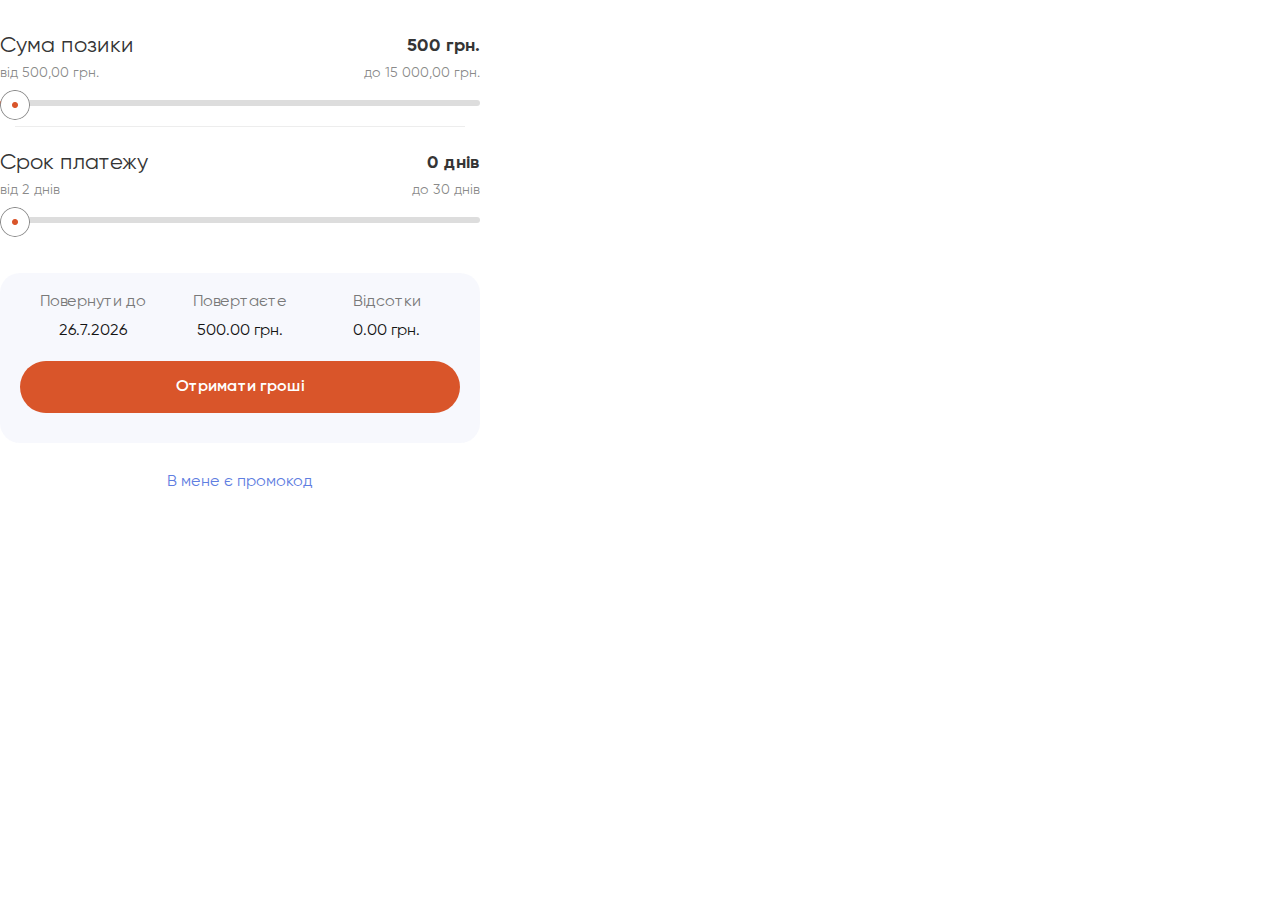
<file: iframe1.html>
<!DOCTYPE html>
<html lang="en">

<head>
  <meta charset="UTF-8">
  <meta http-equiv="X-UA-Compatible" content="IE=edge">
  <meta name="viewport" content="width=device-width, initial-scale=1.0">
  <link rel="stylesheet" href="style/reset.css">
  <link rel="stylesheet" href="style/style.css">
  <title>Document</title>
</head>

<body class="bodyIframe1">
  <!-- Калькулятор -->
  <div class="credit_onlineContainer credit_onlineContainerFlex">
    <div class="credit_onlineContainerLeft" id="fields">
      <form class="rangeForm">
        <div class="sliderMoney">
          <div class="sliderContainerText">
            <div class="maxLenghtContent">
              <p>Сума позики</p>
              <div id="innerMoney">0</div>
            </div>
            <div class="maxLenght">
              <p>від 500,00 грн.</p>
              <p>до 15 000,00 грн.</p>
            </div>
          </div>
          <input type="range" id="valueMoney" min="500" max="18000" value="0" step="100" oninput="rangeMoney()">
        </div>
        <div class="sliderDate">
          <div class="sliderContainerText">
            <div class="maxLenghtContent">
              <p>Срок платежу</p>
              <div id="innerDate">0</div>
            </div>
            <div class="maxLenght">
              <p>від 2 днів</p>
              <p>до 30 днів</p>
            </div>
          </div>
          <input type="range" id="valueDate" min="0" max="30" value="0" oninput="rangeMoney()">
        </div>
        <div class="formContainer">
          <div class="formContainerLeft">
            <div class="claculatorContainer claculatorContainerFlex" style="padding-bottom: 30px;">
              <div class="clasFlex claculatorContainerIframe1">
                <div class="claculatorContainerSectionFlex">
                  <p class="claculatorContainerSectionText">Повернути до</p>
                  <p class="claculatorContainerSectionText" id="resultDate">Fri, 13.12.2023</p>
                </div>
                <div class="claculatorContainerSectionFlex">
                  <p class="claculatorContainerSectionText">Повертаєте</p>
                  <p class="claculatorContainerSectionText" id="resultSum" class="boldResult">1002 грн.</p>
                </div>
                <div class="claculatorContainerSectionFlex">
                  <p class="claculatorContainerSectionText">Відсотки</p>
                  <p class="claculatorContainerSectionText" id="resultPercent">2 грн.</p>
                </div>
              </div>
              <a href="#" class="submitForm" style="margin-bottom: 0; margin-top: 30px;">Отримати гроші</a>
            </div>
          </div>
        </div>
      </form>
    </div>
    <div class="contents1Promo">
      <a href="#">В мене є промокод</a>
    </div>
  </div>

  <script src="https://cdnjs.cloudflare.com/ajax/libs/jquery/3.6.0/jquery.min.js"></script>
  <!-- Калькулятор -->
  <script src="script/range-slider.js"></script>

</body>

</html>
</file>
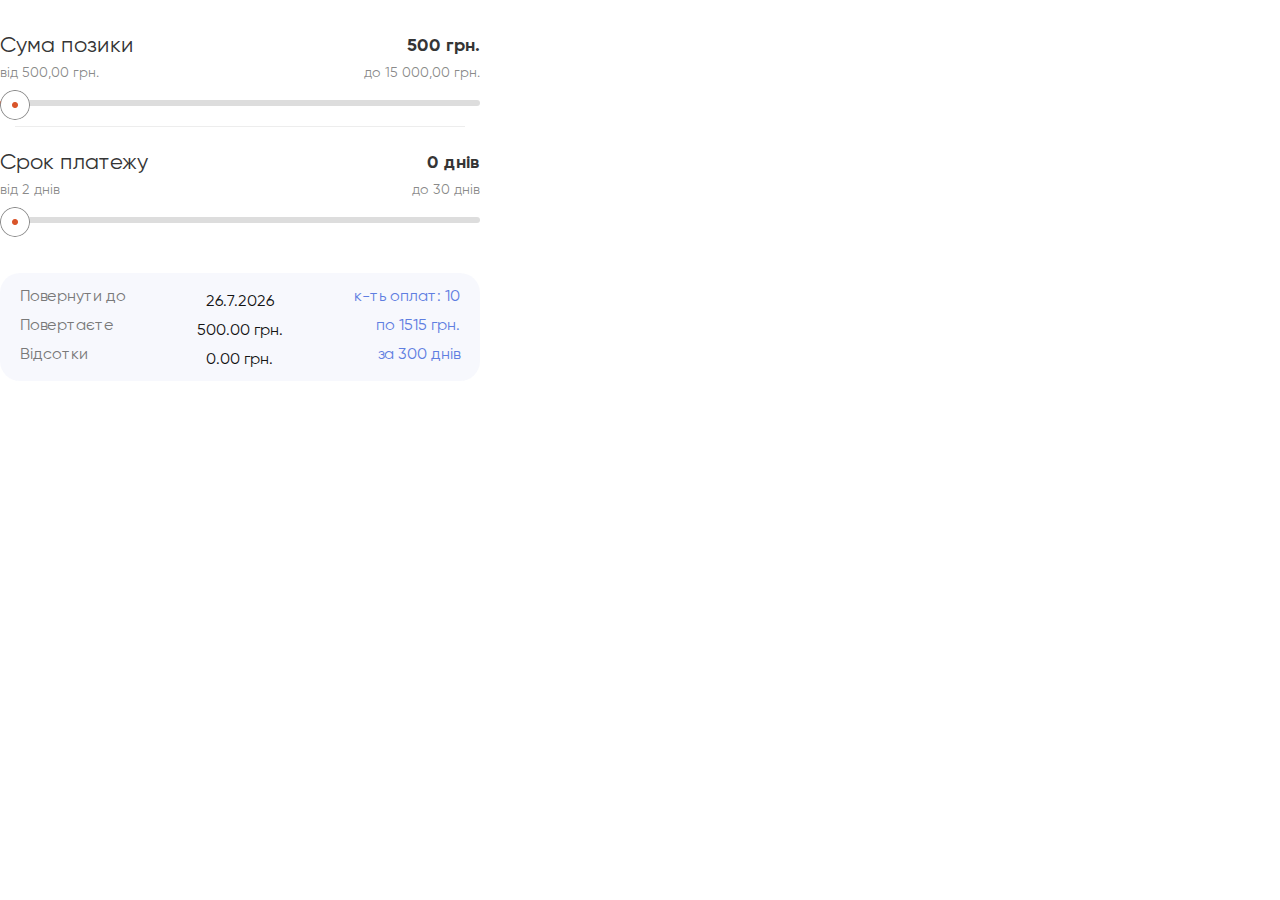
<file: iframe2.html>
<!DOCTYPE html>
<html lang="en">

<head>
    <meta charset="UTF-8">
    <meta http-equiv="X-UA-Compatible" content="IE=edge">
    <meta name="viewport" content="width=device-width, initial-scale=1.0">
    <link rel="stylesheet" href="style/reset.css">
    <link rel="stylesheet" href="style/style.css">
    <title>Document</title>
</head>

<body class="bodyIframe1 bodyIframe2">
    <!-- Калькулятор -->

    <div class="credit_onlineContainer credit_onlineContainerFlex">
        <div class="credit_onlineContainerLeft" id="fields">
            <form class="rangeForm">
                <div class="sliderMoney">
                    <div class="sliderContainerText">
                        <div class="maxLenghtContent">
                            <p>Сума позики</p>
                            <div id="innerMoney">0</div>
                        </div>
                        <div class="maxLenght">
                            <p>від 500,00 грн.</p>
                            <p>до 15 000,00 грн.</p>
                        </div>
                    </div>
                    <input type="range" id="valueMoney" min="500" max="18000" value="0" step="100"
                        oninput="rangeMoney()">
                </div>
                <div class="sliderDate">
                    <div class="sliderContainerText">
                        <div class="maxLenghtContent">
                            <p>Срок платежу</p>
                            <div id="innerDate">0</div>
                        </div>
                        <div class="maxLenght">
                            <p>від 2 днів</p>
                            <p>до 30 днів</p>
                        </div>
                    </div>
                    <input type="range" id="valueDate" min="0" max="30" value="0" oninput="rangeMoney()">
                </div>
                <div class="formContainer">
                    <div class="formContainerLeft">
                        <div class="claculatorContainer claculatorContainerIframe2">
                            <div class="claculatorContainerSection">
                                <p class="claculatorContainerSectionText">Повернути до</p>
                                <p class="claculatorContainerSectionText">Повертаєте</p>
                                <p class="claculatorContainerSectionText">Відсотки</p>
                            </div>
                            <div class="claculatorContainerSection claculatorContainerSectionCenter">
                                <p class="claculatorContainerSectionText" id="resultDate"></p>
                                <p class="claculatorContainerSectionText" id="resultSum" class="boldResult">0</p>
                                <p class="claculatorContainerSectionText" id="resultPercent"></p>
                            </div>
                            <div class="claculatorContainerSection claculatorContainerSectionCenterRight">
                                <p class="claculatorContainerSectionText">к-ть оплат: 10</p>
                                <p class="claculatorContainerSectionText">по 1515 грн.</p>
                                <p class="claculatorContainerSectionText">за 300 днів</p>
                            </div>
                        </div>
                    </div>
                </div>
            </form>
        </div>
    </div>


    <script src="https://cdnjs.cloudflare.com/ajax/libs/jquery/3.6.0/jquery.min.js"></script>
    <!-- Калькулятор -->
    <script src="script/range-slider.js"></script>

</body>

</html>
</file>
<file: style/style.css>
/*Fonts **********************************************/
@font-face {
  font-family: 'Gilroy-Light';
  src: url('../fonts/Gilroy-Light.eot') format('opentype'),
    url('../fonts/Gilroy-Light.woff2') format('woff2'),
    url('../fonts/Gilroy-Light.woff') format('woff'),
    url('../fonts/Gilroy-Light.ttf') format('truetype');
  font-weight: 300;
  font-style: normal;
}

@font-face {
  font-family: 'Gilroy-Regular';
  src: url('../fonts/Gilroy-Regular.woff2') format('woff2'),
    url('../fonts/Gilroy-Regular.eot') format('opentype'),
    url('../fonts/Gilroy-Regular.woff') format('woff'),
    url('../fonts/Gilroy-Regular.ttf') format('truetype');
  font-weight: 400;
  font-style: normal;
}

@font-face {
  font-family: 'Gilroy-Semibold';
  src: url('../fonts/Gilroy-Semibold.woff2') format('woff2'),
    url('../fonts/Gilroy-Semibold.eot') format('opentype'),
    url('../fonts/Gilroy-Semibold.woff') format('woff'),
    url('../fonts/Gilroy-Semibold.ttf') format('truetype');
  font-weight: 600;
  font-style: normal;
}

@font-face {
  font-family: 'Gilroy-Bold';

  src: url('../fonts/Gilroy-Bold.woff2') format('woff2'),
    url('../fonts/Gilroy-Bold.eot') format('opentype'),
    url('../fonts/Gilroy-Bold.woff') format('woff'),
    url('../fonts/Gilroy-Bold.ttf') format('truetype');
  font-weight: 700;
  font-style: normal;
}

@font-face {
  font-family: 'Nekst-Black';
  src: url('../fonts/Nekst-Black.eot') format('opentype'),
    url('../fonts/Nekst-Black.woff2') format('woff2'),
    url('../fonts/Nekst-Black.woff') format('woff'),
    url('../fonts/Nekst-Black.ttf') format('truetype');
  font-weight: 800;
  font-style: normal;
}

@font-face {
  font-family: 'Nekst-Bold';
  src: url('../fonts/Nekst-Bold.eot') format('opentype'),
    url('../fonts/Nekst-Bold.woff2') format('woff2'),
    url('../fonts/Nekst-Bold.woff') format('woff'),
    url('../fonts/Nekst-Bold.ttf') format('truetype');
  font-weight: 700;
  font-style: normal;
}

@font-face {
  font-family: 'Nekst-SemiBold';
  src: url('../fonts/Nekst-SemiBold.eot') format('opentype'),
    url('../fonts/Nekst-SemiBold.woff2') format('woff2'),
    url('../fonts/Nekst-SemiBold.woff') format('woff'),
    url('../fonts/Nekst-SemiBold.ttf') format('truetype');
  font-weight: 600;
  font-style: normal;
}

@font-face {
  font-family: 'Nekst-Regular';
  src: url('../fonts/') format('opentype'),
    url('../fonts/Nekst-Regular.woff2') format('woff2'),
    url('../fonts/Nekst-Regular.woff') format('woff'),
    url('../fonts/Nekst-Regular.ttf') format('truetype');
  font-weight: 400;
  font-style: normal;
}

body {
  font-family: 'Gilroy-Regular';
  background: #222332;
  margin: 0;
  padding: 0;
}

header {
  width: 100%;
  max-width: 100%;
  position: absolute;
  background: #FFFFFF;
  box-shadow: 4px 7px 20px rgba(171, 171, 171, 0.25);
  border-radius: 0px 0px 20px 20px;
  left: 0;
  top: 0;
  height: 100px;
  z-index: 100;
}

.felxContainers {
  display: flex;
  flex-direction: column;
}

.topsing {
  display: flex;
  align-items: center;
  margin-top: 100px;
}

.ContainerSMy {
  display: flex;
  flex-wrap: wrap;
  justify-content: space-between;
}

.wrapper {
  max-width: 1290px;
  margin: 0 auto;
  width: 100%;
}

header .wrapper {
  display: flex;
  align-items: center;
  justify-content: space-between;
  height: 100%;
}

.headerNavigation {
  display: flex;
  align-items: center;
}

.headerNavigation li {
  margin-right: 30px;
}

#loginModal,
#recoverEmailModal,
.settings {
  z-index: 100;
}

.headerNavigation li:nth-last-of-type(1) {
  margin-right: 0;
}

.headerNavigation li a {
  font-size: 16px;
  line-height: 19px;
  color: #141414;
  text-decoration: none;
  padding-bottom: 4px;
  border-bottom: 1px solid transparent;
  transition: all 0.3s;
}

.navigationFooter li button {
  background: transparent;
  font-size: 16px;
  line-height: 19px;
  color: #fff;
  text-decoration: none;
  padding-bottom: 4px;
  border-bottom: 1px solid transparent;
  transition: all 0.3s;
  border: none;
  padding-left: 0;
  width: max-content;
}

.navigationFooter li button:hover {
  border-bottom: 1px solid #D9552A;
  transition: all 0.3s;
}

.headerNavigation li:hover a {
  font-weight: 700;
  border-bottom: 1px solid #D9552A;
  transition: all 0.3s;
}

.bold {
  font-weight: 700;
  border-bottom: 1px solid #D9552A !important;
  transition: all 0.3s;
}

.headerPay {
  width: 190px;
  font-family: 'Gilroy-Semibold', sans-serif;
  padding: 10px;
  border: 1px solid #D9552A;
  border-radius: 30px;
  font-weight: 600;
  font-size: 18px;
  line-height: 21px;
  color: #D9552A;
  display: flex;
  align-items: center;
  justify-content: center;
  background: transparent;
  transition: all 0.3s;
}

.headerBtn {
  display: flex;
}

#loginBtn,
#loginBtn1,
#settingsBtn {
  font-family: 'Gilroy-Semibold', sans-serif;
  padding: 10px;
  border: 1px solid transparent;
  border-radius: 30px;
  font-weight: 600;
  font-size: 18px;
  line-height: 21px;
  color: #fff;
  background: transparent;
  border: none;
}

.styleLink {
  text-decoration: none;
  font-family: 'Gilroy-Semibold', sans-serif;
  padding: 10px;
  border: 1px solid transparent;
  border-radius: 30px;
  font-weight: 600;
  font-size: 18px;
  line-height: 21px;
  color: #fff;
}

.headerExit {
  width: 190px;
  font-family: 'Gilroy-Semibold', sans-serif;
  padding: 10px;
  border: 1px solid transparent;
  border-radius: 30px;
  font-weight: 600;
  font-size: 18px;
  line-height: 21px;
  color: #fff;
  display: flex;
  align-items: center;
  justify-content: center;
  background: #D9552A;
  margin-left: 30px;
  transition: all 0.3s;
}

.headerExit:hover {
  transition: all 0.3s;
  background: #AE4422;
}

.headerPay:hover {
  transition: all 0.3s;
  color: #AE4422;
  border: 1px solid #AE4422;
}

/* Стили для модального окна */
.modal {
  display: none;
  position: fixed;
  z-index: 1;
  left: 0;
  top: 0;
  width: 100%;
  height: 100%;
  overflow: hidden;
  background-color: rgba(0, 0, 0, 0.4);
  align-items: center;
  justify-content: center;
}

.modal1 {
  display: none;
  position: fixed;
  z-index: 1;
  left: 0;
  top: 0;
  width: 100%;
  height: 100%;
  overflow: hidden;
  background-color: rgba(0, 0, 0, 0.4);
  align-items: center;
  justify-content: center;
}

.modal-content {
  width: 520px;
  height: max-content;
  padding: 40px 20px;
  box-sizing: border-box;
  background: #FFFFFF;
  border-radius: 30px;
  position: relative;
}

.menu.open_menu>.close {
  color: #1E1D28;
  float: right;
  font-size: 28px;
  font-weight: bold;
  position: absolute;
  top: 10px;
  right: 20px;
}

.modal-content .closemodal {
  position: absolute;
  top: 10px;
  right: 20px;
  font-size: 40px;
  cursor: pointer;
}

.modal-content .close {
  position: absolute;
  top: 10px;
  right: 20px;
  font-size: 40px;
  cursor: pointer;
}

.close:hover,
.close:focus {
  color: #1E1D28;
  text-decoration: none;
  cursor: pointer;
}

.login-form {
  display: flex;
  flex-direction: column;
}

.modal-content h2 {
  font-family: 'Nekst-SemiBold';
  font-size: 24px;
  line-height: 29px;
  text-align: center;
  color: #111B25;
  margin-bottom: 20px;
}

.customDateInput::-webkit-calendar-picker-indicator {
  position: absolute;
  right: 20px;
  z-index: 2;
  opacity: 0;
}

.customDateInput::before {
  content: url('../img/calendar.svg');
  display: inline-block;
  width: 24px;
  height: 24px;
  margin-right: 8px;
  cursor: pointer;
  position: absolute;
  right: 10px;
  top: 15px;
  z-index: 1;
}


form input {
  box-sizing: border-box;
  display: flex;
  align-items: center;
  padding: 12px 0px 12px 20px;
  height: 54px;
  width: 100%;
  border-radius: 10px;
  background: #F3F3F3;
  border-radius: 10px;
  margin-bottom: 8px;
  border: none;
  font-family: 'Gilroy-Regular';
  font-size: 16px;
  line-height: 120%;
  color: #141414;
}

form input::placeholder {
  font-size: 16px;
  line-height: 120%;
  color: #797979;
}

.submitForm {
  width: 100%;
  display: flex;
  justify-content: center;
  align-items: center;
  padding: 10px;
  height: 52px;
  background: #D9552A;
  border-radius: 30px;
  box-sizing: border-box;
  border: none;
  font-family: 'Gilroy-Semibold';
  font-size: 16px;
  line-height: 160%;
  color: #FFFFFF;
  box-sizing: border-box;
  margin-bottom: 30px;
  text-decoration: none;
}

.login-form p {
  text-align: center;
  margin-bottom: 30px;
}

.login-form p a {
  font-size: 16px;
  line-height: 120%;
  color: #5F7EE1;
  text-decoration: none;
}

.login-form p:nth-last-of-type(1) {
  margin-bottom: 0;
}

.show-password {
  position: absolute;
  right: 40px;
  top: 210px;
  transform: translateY(-50%);
  width: 24px;
  height: 24px;
  cursor: pointer;
}

#password {
  padding-right: 30px;
}

.back-btn {
  position: absolute;
  margin-bottom: 10px;
  cursor: pointer;
  top: 18px;
  left: 20px;
  transform: rotate(180deg);
}

.back-btn:hover {
  text-decoration: underline;
}

form {
  flex-direction: column;
}

.tabcontent {
  display: none;
}

.tabcontent.active {
  display: flex;
}

.tablinks.active {
  background-color: #ccc;
}

.tabsContainer {
  flex-direction: column;
}

.tabs {
  background: #F3F3F3;
  border-radius: 10px;
  padding: 10px;
  display: flex;
  align-items: center;
  width: 100%;
  box-sizing: border-box;
  margin-bottom: 30px;
}

.tabsContainer {
  display: flex;
  flex-direction: column;
  width: 100%;
}

.tablinks {
  font-size: 18px;
  line-height: 120%;
  color: #141414;
  border: none;
  background: transparent;
  width: 50%;
  width: 220px;
  height: 67px;
  background: transparent;
  border-radius: 10px;
  transition: all 0.3s;
}

.tablinks.active {
  display: flex;
  flex-direction: row;
  justify-content: center;
  align-items: center;
  width: 220px;
  height: 67px;
  background: #FFFFFF;
  box-shadow: 4px 7px 20px rgba(171, 171, 171, 0.25);
  border-radius: 10px;
  transition: all 0.3s;
}

.tabcontent {
  flex-direction: column;
}

.tabcontent h3 {
  font-size: 16px;
  line-height: 120%;
  color: #141414;
  margin-bottom: 20px;
}

#openConfirmationEmailContent {
  display: none;
}

#openConfirmationPhoneContent {
  display: none;
}

#recoverPhoneContainer {
  display: none;
}

#openConfirmationEmailContent {
  flex-direction: column;
  align-items: center;
}

#openConfirmationEmailContent>img {
  margin-bottom: 16px;
}

#openConfirmationEmailContent>p {
  font-family: 'Nekst-Black';
  width: 90%;
  font-size: 24px;
  line-height: 29px;
  text-align: center;
  color: #111B25;
  text-align: center;
}

#openConfirmationEmailContent>p>span {
  color: #5F7EE1;
  display: block;
}

.new-class .modal-content {
  height: auto;
}

#timer {
  font-size: 2rem;
  margin-bottom: 1rem;
}

#send-code-btn {
  padding: 0.5rem 1rem;
  font-size: 1rem;
  background-color: #007bff;
  color: #fff;
  border: none;
  border-radius: 0.25rem;
  cursor: pointer;
}

#send-code-btn.disabled {
  opacity: 0.5;
  cursor: not-allowed;
}

#openConfirmationPhoneContent {
  flex-direction: column;
  align-items: center;
}

#openConfirmationPhoneContent>p {
  font-family: 'Nekst-Black';
  width: 90%;
  font-size: 24px;
  line-height: 29px;
  text-align: center;
  color: #111B25;
  text-align: center;
  margin-bottom: 20px;
}

#openConfirmationPhoneContent>p>span {
  color: #5F7EE1;
}

#openConfirmationPhoneContent form {
  width: 100%;
}

#openConfirmationPhoneContent form input {
  width: 100%;
  margin-bottom: 8px;
}

.hidden {
  display: none;
}

#recoverPhoneContainer {
  flex-direction: column;
  align-items: center;
}

#recoverPhoneContainer form {
  width: 100%;
}

#recoverPhoneContainer form input {
  width: 100%;
}

#recoverPhoneContainer form {
  position: relative;
}

#recoverEmailModal form {
  position: relative;
}

.show-password1 {
  position: absolute;
  top: 27px;
  right: 20px;
  transform: translateY(-50%);
  width: 24px;
  height: 24px;
  cursor: pointer;
}

.show-password2 {
  position: absolute;
  top: 120px;
  right: 20px;
  transform: translateY(-50%);
  width: 24px;
  height: 24px;
  cursor: pointer;
}

.show-password3 {
  position: absolute;
  top: 27px;
  right: 20px;
  transform: translateY(-50%);
  width: 24px;
  height: 24px;
  cursor: pointer;
}

.show-password4 {
  position: absolute;
  top: 120px;
  right: 20px;
  transform: translateY(-50%);
  width: 24px;
  height: 24px;
  cursor: pointer;
}

.eyeOpen {
  display: none;
}

.eyeClose {
  display: none;
}

.eyeOpen.active {
  display: block;
}

.eyeClose.active {
  display: block !important;
}

#login form {
  position: relative;
}

.submitForm:valid {
  border: none;
}

.submitForm:invalid {
  border: none;
}

.aciveTimer {
  display: none;
}

#openConfirmationPhoneContent>a {
  font-size: 16px;
  line-height: 120%;
  color: #5F7EE1;
  text-decoration: none;
  margin-bottom: 30px;
}

.timer-wrapper {
  font-size: 16px;
  line-height: 120%;
  color: #5F7EE1;
  text-decoration: none;
}

#timer {
  font-size: 16px;
  line-height: 120%;
  color: #5F7EE1;
  text-decoration: none;
  margin-left: 5px;
}

.aciveTimerWrapper {
  display: none;
}

#resend-sms-btn {
  font-size: 16px;
  line-height: 120%;
  color: #5F7EE1;
  text-decoration: none;
  text-decoration: none;
}

#registerForm {
  flex-direction: column;
  align-items: center;
}

.chexbox {
  display: flex;
  align-items: center;
  margin-bottom: 20px;
}

form input[type="checkbox"] {
  box-sizing: border-box;
  width: 17px !important;
  height: 17px !important;
  background: #FFFFFF;
  border: 1px solid #5F7EE1;
  border-radius: 4px;
  margin-right: 8px;
  margin-bottom: 0;
}

.chexbox>p {
  font-size: 14px;
  line-height: 120%;
  color: #111B25;
}

.chexbox>p>a {
  color: #5F7EE1;
  text-decoration: none;
}

#ragistrations {
  font-size: 16px;
  line-height: 120%;
  color: #5F7EE1;
  text-decoration: none;
}

.back-btnText {
  position: static;
  transform: rotate(0);
}

#btn-close-popup {
  border: none;
  background: transparent;
  position: absolute;
  color: #1E1D28;
  font-size: 28px;
  font-weight: bold;
  top: 10px;
  right: 20px;
}

#popup {
  z-index: 1001;
  position: absolute;
  bottom: 0;
  right: 0;
  width: 520px;
  height: 122px;
  background: #FFFFFF;
  border-radius: 30px;
  display: flex;
  justify-content: center;
  align-items: center;
  padding: 0 20px;
  box-sizing: border-box;
  top: 50%;
  left: 50%;
  transform: translate(-50%, -50%);
}

#popup p {
  font-size: 16px;
  line-height: 130%;
  color: #141414;
}

#popup p>a {
  color: #5F7EE1;
  text-decoration: none;
}

.settings .modal-content form {
  position: relative;
}

.settingOldPassword {
  position: absolute;
  top: 27px;
  right: 20px;
  transform: translateY(-50%);
  width: 24px;
  height: 24px;
  cursor: pointer;
}

.settingNewPassword {
  position: absolute;
  top: 120px;
  right: 20px;
  transform: translateY(-50%);
  width: 24px;
  height: 24px;
  cursor: pointer;
}

.settingRepeatPassword {
  position: absolute;
  top: 215px;
  right: 20px;
  transform: translateY(-50%);
  width: 24px;
  height: 24px;
  cursor: pointer;
}

.settings {
  display: none;
  position: fixed;
  z-index: 1;
  left: 0;
  top: 0;
  width: 100%;
  height: 100%;
  overflow: hidden;
  background-color: rgba(0, 0, 0, 0.4);
  align-items: center;
  justify-content: center;
}

.cookie {
  box-sizing: border-box;
  padding: 24px 75px;
  display: flex;
  align-items: center;
  position: fixed;
  bottom: 0;
  left: 0;
  width: 100%;
  background-color: #fff;
  z-index: 101;
}

.cookie>p {
  font-size: 16px;
  line-height: 140%;
  width: 70%;
  color: #141414;
}

.cookie>button {
  display: flex;
  flex-direction: row;
  justify-content: center;
  align-items: center;
  padding: 10px;
  width: 280px;
  height: 52px;
  background: #D9552A;
  border-radius: 30px;
  box-sizing: border-box;
  font-family: 'Gilroy-Bold';
  font-size: 16px;
  line-height: 160%;
  color: #FFFFFF;
  margin-left: 50px;
  border: none;
}

.content404 {
  width: 100%;
  height: 100vh;
  display: flex;
  flex-direction: column;
  align-items: center;
  justify-content: center;
}

.content404 h2 {
  font-family: 'Nekst-SemiBold';
  font-size: 56px;
  line-height: 100%;
  text-align: center;
  color: #FFFFFF;
  position: absolute;
  bottom: 0;
  left: 50%;
  transform: translateX(-50%);
}

.content404Postition {
  position: relative;
}

.content404>p {
  font-family: 'Gilroy-Regular';
  font-size: 22px;
  line-height: 26px;
  text-align: center;
  color: #FFFFFF;
  margin-top: 20px;
  margin-bottom: 30px;
}

.content404>a {
  display: flex;
  flex-direction: row;
  justify-content: center;
  align-items: center;
  padding: 10px;
  width: 190px;
  height: 46px;
  background: #D9552A;
  border-radius: 30px;
  font-family: 'Gilroy-Bold';
  font-size: 18px;
  line-height: 21px;
  color: #FFFFFF;
  text-decoration: none;
  box-sizing: border-box;
}

.content404Postition>img {
  max-width: 100%;
  width: 100%;
}

.tabsPesonalInfo {
  display: flex;
  flex-direction: column;
  align-items: center;
}

.tabPesonalInfo {
  display: none;
}

.tabPesonalInfo.active {
  display: block;
}

.next-btn,
.prev-btn {
  margin-top: 10px;
}

.next-btn {
  margin-left: 10px;
}

.tabPesonalInfo h2 {
  color: wheat;
}

/*Контент ********************************************/
.contents1 {
  display: flex;
  flex-direction: column;
  align-items: flex-start;
  padding: 40px 20px;
  width: 520px;
  background: #FFFFFF;
  border-radius: 30px;
  box-sizing: border-box;
  margin-bottom: 50px;
}

.contents1Section {
  display: flex;
  align-items: center;
  width: 100%;
  border-bottom: 1px solid #BBBBBB;
}

.contents1Section p:nth-of-type(1) {
  width: 50%;
}

.contents1Section p:nth-of-type(2) {
  width: 50%;
}

.contents1Section p {
  padding: 16px 0;
}

.contents1SectionGray {
  font-size: 16px;
  line-height: 120%;
  color: #797979;
}

.contents1SectionBlack {
  font-size: 16px;
  line-height: 120%;
  color: #141414;
}

.contents1SectionBlue {
  font-size: 16px;
  line-height: 120%;
  color: #5F7EE1;
}

.contents1 button {
  font-family: 'Gilroy-Regular';
  margin-top: 16px;
  width: 100%;
  display: flex;
  justify-content: center;
  align-items: center;
  padding: 16px 0px;
  height: 56px;
  background: rgba(95, 126, 225, 0.1);
  border-radius: 10px;
  font-size: 16px;
  line-height: 120%;
  color: #5F7EE1;
  border: none;
}

.contents1 button img {
  margin-right: 16px;
}

.contents1 h2 {
  font-family: 'Gilroy-Bold';
  font-weight: 700;
  font-size: 22px;
  line-height: 27px;
  color: #353535;
  margin-bottom: 30px;
  text-align: center;
  width: 100%;
}

.blueText {
  width: 100%;
  box-sizing: border-box;
  padding: 10px;
  background: rgba(95, 126, 225, 0.05);
  border-radius: 10px;
  font-size: 14px;
  line-height: 120%;
  color: #797979;
}

.contents {
  display: flex;
  align-items: flex-start;
  justify-content: space-around;
  flex-wrap: wrap;
  margin-top: 100px;
}

.imgContens1 {
  margin: 0 auto 30px auto;
  display: flex;
  justify-content: center;
  align-items: center;
  width: 220px;
  height: 67px;
  background: #FFFFFF;
  box-shadow: 4px 7px 20px rgba(171, 171, 171, 0.25);
  border-radius: 10px;
}

.contents1ImgSmoll {
  display: flex;
  justify-content: center;
  align-items: center;
  width: 117px;
  height: 117px;
  background: #FFFFFF;
  box-shadow: 4px 7px 20px rgba(171, 171, 171, 0.25);
  border-radius: 10px;
  margin: 0 auto 30px auto;
}

.contents1GalleryBank>span {
  width: 100%;
  margin: 0 auto 30px auto;
  display: block;
  font-size: 16px;
  line-height: 120%;
  color: #797979;
  text-align: center;
}

.contents1GalleryBankContainer {
  display: flex;
  align-items: center;
  justify-content: space-between;
  flex-wrap: wrap;
}

.contents1GalleryBankContainerSection {
  width: 32%;
  display: flex;
  justify-content: center;
  align-items: center;
  height: 67px;
  background: #FFFFFF;
  box-shadow: 4px 7px 20px rgba(171, 171, 171, 0.25);
  border-radius: 10px;
  margin-bottom: 20px;
}

.circle-arrows {
  background: #FFFFFF !important;
  box-shadow: 4px 7px 20px rgba(171, 171, 171, 0.25);
  border-radius: 10px;
  margin-bottom: 30px;
}

.circle-arrows+button {
  margin-top: 0 !important;
}

.contents1Section:nth-of-type(1) {
  margin-top: 30px !important;
}

.contents1Email {
  display: flex;
  align-items: center;
  justify-content: space-between;
  padding: 20px 10px;
  box-sizing: border-box;
  background: #F3F3F3;
  border-radius: 10px;
  width: 100%;
  margin-bottom: 30px;
  margin-top: 30px;
}

.contents1EmailFlex span {
  font-size: 12px;
  line-height: 120%;
  color: #797979;
}

.contents1EmailFlex p {
  font-size: 16px;
  line-height: 120%;
  color: #141414;
}

.contents1Timer {
  width: 100%;
  text-align: center;
  font-size: 16px;
  line-height: 120%;
  color: #5F7EE1;
  margin-bottom: 30px;
}

.dogovor {
  display: flex;
  flex-direction: column;
  align-items: flex-start;
  padding: 10px;
  width: 100%;
  box-sizing: border-box;
  background: rgba(95, 126, 225, 0.05);
  border-radius: 10px;
  text-align: left !important;
  margin-bottom: 30px !important;
}

.dogovor p {
  font-size: 14px;
  line-height: 120%;
  color: #797979;
}

.downlod {
  font-family: 'Gilroy-Regular';
  display: flex;
  align-items: center !important;
  justify-content: flex-start !important;
  background: transparent !important;
  border: none;
  margin: 10px auto 10px 0 !important;
  font-size: 14px !important;
  line-height: 120%;
  color: #5F7EE1;
  padding: 0 !important;
  height: auto !important;
  margin-right: auto !important;
  text-align: left;
}

.downlod>img {
  margin-right: 14px;
}

.contents1 form {
  width: 100%;
}

.contents1 form>p {
  font-size: 20px;
  line-height: 23px;
  color: #353535;
  margin-bottom: 20px;
  margin-top: 30px;
}

.contents1 form select {
  padding: 20px 20px 12px 20px;
  box-sizing: border-box;
  width: 100%;
  height: 54px;
  background: #F3F3F3;
  border-radius: 10px;
  margin-bottom: 14px;
  border: none;
  font-size: 16px;
  line-height: 120%;
  color: #797979;
  appearance: none;
  -webkit-appearance: none;
  background-image: url('../img/Vector.svg');
  background-position: 95% center;
  background-repeat: no-repeat;
}

.contents1 form select option {
  font-size: 16px;
  line-height: 120%;
  color: #797979;
  height: 20px;
}

.photo-label {
  position: relative;
  display: flex;
  flex-direction: row;
  align-items: center;
  padding: 12px 0px 12px 50px;
  gap: 9px;
  width: 100%;
  height: 54px;
  border: 1px solid #5F7EE1;
  border-radius: 10px;
  box-sizing: border-box;
  margin-bottom: 14px;
  font-size: 16px;
  line-height: 120%;
  color: #797979;
}

.photo-label input[type="file"] {
  position: absolute;
  top: 0;
  left: 0;
  width: 100%;
  height: 100%;
  opacity: 0;
  cursor: pointer;
}

.photo-label::before {
  content: "+";
  position: absolute;
  top: 15px;
  left: 20px;
  width: 20px;
  height: 20px;
  background-color: #fff;
  color: #333;
  border: 1px solid #ccc;
  border-radius: 50%;
  text-align: center;
  line-height: 20px;
  font-size: 20px;
  cursor: pointer;
}

.contents1Scroll .contents1Section {
  border-bottom: 1px solid #BBBBBB;
}

.contents1Scroll {
  overflow-x: scroll;
  width: 100%;
  display: flex;
  align-items: center;
  justify-content: space-between;
  flex-wrap: wrap;
}

.contents1Scroll .contents1Section>span {
  width: 20% !important;
}

.contents1Scroll .contents1Section>p {
  border: none;
}

.contents1Scroll .contents1Section>p:nth-of-type(1) {
  width: 40% !important;
  padding-left: 20px;
}

.contents1Scroll .contents1Section>p:nth-of-type(2) {
  width: 40% !important;
  margin-left: auto;
  text-align: right;
}

.contents1SectionRed {
  font-size: 16px;
  line-height: 120%;
  color: #D9552A;
}

.contents1FlexH2 {
  text-align: left !important;
  margin-bottom: 0 !important;
}

.contents1 {
  position: relative;
}

.contents1Hidden {
  height: 500px;
  overflow: hidden;
}

/* Style for the scroll bar */
.contents1Scroll::-webkit-scrollbar {
  width: 2px;
  height: 2px;
}

/* Track */
.contents1Scroll::-webkit-scrollbar-track {
  background: #f1f1f1;
}

/* Handle */
.contents1Scroll::-webkit-scrollbar-thumb {
  background: #4e7eff;
  border-radius: 5px;
}

/* Handle on hover */
.contents1Scroll::-webkit-scrollbar-thumb:hover {
  background: #2c52c6;
}

.contents1Scroll {
  padding-right: 10px;
}

.radioCredit {
  display: flex;
  align-items: center;
  margin-bottom: 14px;
  background: rgba(95, 126, 225, 0.05);
  border-radius: 10px;
  padding: 15px 20px;
}

.radioCredit input:nth-of-type(1) {
  width: 24px;
  height: 24px;
  border: 1px solid #5F7EE1;
  border-radius: 50%;
  margin-bottom: 0;
  margin-right: 10px;
}

.radioCredit input:nth-of-type(2) {
  padding: 10px;
  width: 68px;
  height: 42px;
  background: #F3F3F3;
  border-radius: 5px;
  margin-bottom: 0;
  margin-left: auto;
}

.radioCredit p {
  margin-left: auto;
}

.radioCredit2 {
  position: relative;
  display: flex;
  align-items: center;
  height: 54px;
  box-sizing: border-box;
  border: 1px solid #5F7EE1;
}

.radioCredit2 input:nth-of-type(1) {
  position: absolute;
  left: 0;
  top: 0;
  width: 100%;
  height: 100%;
  opacity: 0;
}

.radioCredit2 button {
  background: transparent;
  border: none;
  width: 3px;
  height: max-content;
  margin: 0;
  margin-left: auto;
}

.radioCredit2 .photo-label {
  margin-bottom: 0 !important;
  border: none !important;
  padding-left: 30px !important;
}

.radioCredit2 label::before {
  left: 0;
}

.tablinks {
  height: 67px !important;
  font-family: 'Gilroy-Regular' !important;
  margin-top: 0 !important;
  width: 50% !important;
  background: transparent !important;
  font-size: 18px !important;
  line-height: 120%;
  color: #141414 !important;
}

.tablinks.active {
  background: #fff !important;
}

.tabcontentContainer {
  display: flex;
  align-items: center;
  margin: 20px 0;
}

.tabcontentContainerFlex {
  margin-left: 10px;
}

.tabcontentContainerFlex span {
  font-size: 12px;
  line-height: 120%;
  color: #797979;
  margin-bottom: 4px;
}

.tabcontentContainerFlex p {
  font-size: 16px;
  line-height: 120%;
  color: #797979;
}

.tabcontentContainer .contents1SectionBlack {
  margin-left: auto;
}

form input::placeholder {
  font-family: 'Gilroy-Regular';
  font-weight: 400;
  font-size: 16px;
  line-height: 120%;
  color: #797979;
}

.smoolInputFlex {
  display: flex;
  align-items: center;
  justify-content: space-between;
  margin-bottom: 30px;
}

.smoolInput {
  display: flex;
  justify-content: flex-end;
  align-items: center;
  padding: 12px 20px;
  box-sizing: border-box;
  width: 160px;
  height: 54px;
  box-sizing: border-box;
  background: #F3F3F3;
  border-radius: 10px;
  margin-bottom: 0;
}

.tabcontent1 {
  display: none;
}

.tabcontent1.active {
  display: block;
}

.tablinks1 {
  font-size: 18px;
  line-height: 120%;
  color: #141414;
  border: none;
  width: 50% !important;
  height: 67px !important;
  background: transparent !important;
  border-radius: 10px;
  transition: all 0.3s;
  margin-top: 0 !important;
}

.tablinks1.active {
  display: flex;
  flex-direction: row;
  justify-content: center;
  align-items: center;
  width: 220px;
  height: 67px;
  background: #FFFFFF !important;
  box-shadow: 4px 7px 20px rgba(171, 171, 171, 0.25);
  border-radius: 10px;
  transition: all 0.3s;
}

.tabsContainerInfo {
  margin-top: 30px;
  display: flex;
  flex-direction: column;
  justify-content: center;
  align-items: center;
  padding: 20px;
  width: 100%;
  height: 118px;
  box-sizing: border-box;
  background: rgba(95, 126, 225, 0.05);
  border-radius: 20px;
}

.tabsContainerInfo p {
  margin-top: 0;
  font-size: 16px;
  line-height: 120%;
  color: #141414;
  width: 100%;
  text-align: center;
  padding-bottom: 20px;
  margin-bottom: 20px;
  border-bottom: 1px solid #BBBBBB;
}

.tabsContainerInfo a {
  text-decoration: none;
  font-size: 16px;
  line-height: 120%;
  color: #5F7EE1;
}

.cabinet {
  background: #FFFFFF;
  box-shadow: 4px 7px 20px rgba(171, 171, 171, 0.25);
  border-radius: 20px;
  padding-top: 30px;
  padding-bottom: 30px;
  width: 300px;
}

.cabinetName {
  font-size: 16px;
  line-height: 120%;
  color: #797979;
  width: 100%;
  padding-bottom: 20px;
  border-bottom: 1px solid #BBBBBB;
  padding-left: 20px;
  box-sizing: border-box;
}

.cabinetNavigation {
  padding: 20px 0 20px 20px;
  border-bottom: 1px solid #BBBBBB;
}

.cabinetNavigation li {
  margin-bottom: 40px;
}

.cabinetNavigation li:nth-last-of-type(1) {
  margin-bottom: 0;
}

.cabinetNavigation li a {
  text-decoration: none;
  font-size: 16px;
  line-height: 120%;
  color: #141414;
}

.cabinetOption {
  padding: 20px 0 0 20px;
}

.cabinetOption li {
  margin-bottom: 35px;
  display: flex;
  align-items: center;
}

.cabinetOption li:nth-last-of-type(1) {
  margin-bottom: 0;
}

.cabinetOption li a img {
  margin-right: 10px;
}

.cabinetOption li a {
  text-decoration: none;
  font-size: 16px;
  line-height: 120%;
  color: #141414;
}

.contents1GalleryBankContainerSection img {
  max-width: 80%;
}

/* Стили модального окна */
.modalWindow {
  width: 100%;
  height: 100%;
  display: block;
  margin-top: 10px;
}

.modalWindow-content {
  background: #222332;
  padding: 20px;
  padding-top: 0;
  width: 100%;
  max-width: 960px;
  margin: 0 auto;
}

/* Стили для табов */
.tabsWindow {
  overflow: hidden;
  margin-bottom: 20px;
  display: flex;
  align-items: center;
  justify-content: space-around;
}

.tablinkWindow {
  width: 220px;
  height: 67px;
  background: transparent;
  border: none;
  border-radius: 10px;
  font-family: 'Gilroy-Regular';
  font-size: 18px;
  line-height: 120%;
  color: rgba(255, 255, 255, 0.5);
}

.tablinkWindow.active {
  background: #fff;
  color: #141414;
}


.tablinkWindowContent {
  display: none;
}

.tablinkWindowContent.active {
  display: block;
  width: 100%;
  height: 100%;
}

/* Стили для кнопок навигации по табам */
.tab-navigation {
  margin-top: 20px;
  text-align: center;
}

.prev,
.next {
  background-color: #f2f2f2;
  border: none;
  color: #000;
  padding: 10px 20px;
  cursor: pointer;
}

.prev:hover,
.next:hover {
  background-color: #ddd;
}

.modalWindowContainer {
  display: flex;
  flex-direction: column;
  align-items: center;
  padding: 40px 20px;
  width: 520px;
  background: #FFFFFF;
  border-radius: 30px;
  box-sizing: border-box;
}

.modalWindowContainer {
  margin: 80px auto;
}

.tablinkWindowContent form {
  width: 100%;
}

.modalWindowContainerSection {
  width: 100%;
  position: relative;
}

.modalWindowContainerSection>.placeholderText {
  position: absolute;
  top: 0px;
  left: 20px;
  font-family: 'Gilroy-Regular';
  font-size: 12px;
  line-height: 120%;
  color: #797979;
  opacity: 0;
}

.placeholderText.active {
  opacity: 1;
}

.placeholderText.active,
.placeholderText.filled {
  opacity: 1;
}

.modalWindowContainerSection button {
  position: absolute;
  top: 15px;
  right: 10px;
  background: transparent;
  border: none;
}

.tab-navigation {
  width: 100%;
  display: flex;
  align-items: center;
  justify-content: space-between;
}

.tab-navigation button {
  font-family: 'Gilroy-Regular';
  font-size: 12px;
  line-height: 120%;
  color: #797979;
}

.tablinkWindowContentRed {
  padding: 12px 0px 12px 20px;
  width: 100%;
  height: 54px;
  background: rgba(255, 0, 0, 0.22);
  border: 1px solid #FF0000;
  border-radius: 10px;
  box-sizing: border-box;
  margin-bottom: 14px;
  display: flex;
  align-items: center;
  font-family: 'Gilroy-Regular';
  font-size: 16px;
  line-height: 120%;
  color: #FF0000;
}

.modalWindowContainerSection input {
  padding: 13px 20px 10px 20px !important;
}

.infoCalendar {
  right: 50px !important;
}


.tabcontent2 {
  display: none;
}

.tabcontent2.active {
  display: block;
}

.tablinks2 {
  font-size: 18px;
  line-height: 120%;
  color: #141414;
  border: none;
  width: 50% !important;
  height: 67px !important;
  background: transparent !important;
  border-radius: 10px;
  transition: all 0.3s;
  margin-top: 0 !important;
}

.tablinks2.active {
  display: flex;
  flex-direction: row;
  justify-content: center;
  align-items: center;
  width: 220px;
  height: 67px;
  background: #FFFFFF !important;
  box-shadow: 4px 7px 20px rgba(171, 171, 171, 0.25);
  border-radius: 10px;
  transition: all 0.3s;
}

.tabcontent2 form select {
  padding: 23px 20px 10px 20px !important;
  box-sizing: border-box;
  width: 100%;
  height: 54px;
  background: #F3F3F3;
  border-radius: 10px;
  margin-bottom: 14px;
  border: none;
  font-size: 16px;
  line-height: 120%;
  color: #141414;
  appearance: none;
  -webkit-appearance: none;
  background-image: url('../img/Vector.svg');
  background-position: 95% center;
  background-repeat: no-repeat;
}

.tabcontent2 form select option {
  font-size: 16px;
  line-height: 120%;
  color: #141414;
  height: 20px;
}

.modalWindowContainerSectionSmoll {
  display: flex;
  align-items: center;
  justify-content: space-between;
}

.modalWindowContainerSectionSmoll .modalWindowContainerSection {
  width: 150px;
}

.modalWindowContainerSectionSmoll .modalWindowContainerSection:nth-last-of-type(1) input {
  margin-right: 0;
}

#tablinkWindow4 form select {
  padding: 23px 20px 10px 20px !important;
  box-sizing: border-box;
  width: 100%;
  height: 54px;
  background: #F3F3F3;
  border-radius: 10px;
  margin-bottom: 14px;
  border: none;
  font-size: 16px;
  line-height: 120%;
  color: #141414;
  appearance: none;
  -webkit-appearance: none;
  background-image: url('../img/Vector.svg');
  background-position: 95% center;
  background-repeat: no-repeat;
}

#tablinkWindow4 form select option {
  font-size: 16px;
  line-height: 120%;
  color: #141414;
  height: 20px;
  width: 50%;
}

.credit_onlineContainer {
  width: 100%;
  display: flex;
  align-items: center;
  justify-content: space-between;
}

.credit_onlineContainerLeft {
  width: 100%;
  height: auto;
  box-sizing: border-box;
}

.credit_onlineContainerLeft h2 {
  font-family: 'Gilroy-Bold';
  font-size: 24px;
  line-height: 29px;
  text-align: center;
  color: #111B25;
  margin: 0 auto;
}

.rangeForm {
  margin-top: 35px;
}

.credit_onlineContainerRight img {
  max-width: 100%;
  width: 100%;
  height: 100%;
  object-fit: cover;
}

.sliderContainerText {
  display: flex;
  align-items: center;
  justify-content: space-between;
  flex-direction: column;
  width: 100%;
  margin-bottom: 20px;
}

.maxLenghtContent {
  display: flex;
  align-items: center;
  justify-content: space-between;
  width: 100%;
}

.maxLenght {
  display: flex;
  align-items: center;
  justify-content: space-between;
  width: 100%;
}

.sliderContainerText>p {
  font-size: 14px;
  line-height: 16px;
  color: rgba(86, 86, 86, 0.7);
}

.maxLenghtContent>div {
  font-family: 'Gilroy-Bold';
  font-size: 18px;
  line-height: 22px;
  color: #353535;
}

.maxLenghtContent {
  font-family: 'Gilroy-Bold';
  font-size: 18px;
  line-height: 22px;
  color: #353535;
  margin-bottom: 9px;
}

.maxLenght p {
  font-size: 12px;
  line-height: 14px;
  color: rgba(86, 86, 86, 0.7);
}

.sliderMoney>input,
.sliderDate>input {
  width: 100%;
  background: rgba(86, 86, 86, 0.2);
  border-radius: 100px;
  height: 6px;
  border: none;
}

.sliderMoney::after {
  content: "";
  width: 450px;
  height: 1px;
  background: #EDEDED;
  display: block;
  margin: 20px auto 25px auto;
}

.formContainer {
  margin-top: 20px;
  display: flex;
  justify-content: space-between;
  align-items: flex-start;
}

.formContainerRight {
  display: flex;
  flex-direction: column;
}

.calcResultProcent1 {
  display: flex;
  margin-bottom: 33px;
}

.calcResultProcent {
  display: flex;
  padding: 10px 20px;
  background: #F5F5F5;
  border-radius: 10px;
  box-sizing: border-box;
}

.calcResultCont p:nth-of-type(1) {
  font-size: 14px;
  line-height: 16px;
  color: #565656;
  margin-bottom: 4px;
}

.calcResultCont p:nth-of-type(2) {
  font-size: 16px;
  line-height: 19px;
  color: #353535;
}

.boldResult {
  font-family: 'Gilroy-Bold';
  font-size: 16px;
  line-height: 19px;
  color: #353535;
}

.calcResultCont:nth-of-type(1) {
  margin-right: 30px;
}

.calcResultProcent p:nth-of-type(1) {
  font-size: 16px;
  line-height: 19px;
  color: #565656;
  margin-right: 30px;
}

.calcResultProcent p:nth-of-type(2) {
  font-size: 16px;
  line-height: 19px;
  color: #353535;
}

.formBtn {
  padding: 10px;
  width: 270px;
  background: #D9552A;
  border-radius: 30px;
  box-sizing: border-box;
  display: flex;
  align-items: center;
  justify-content: center;
  font-family: 'Gilroy-Semibold', sans-serif;
  font-size: 16px;
  line-height: 160%;
  text-align: center;
  color: #FFFFFF;
  border: none;
  margin-bottom: 20px;
}

.promocod {
  padding: 10px;
  width: 270px;
  background: transparent;
  border-radius: 30px;
  box-sizing: border-box;
  display: flex;
  align-items: center;
  justify-content: center;
  font-family: 'Gilroy-Semibold', sans-serif;
  font-size: 16px;
  line-height: 160%;
  text-align: center;
  color: #D9552A;
  border: 1px solid #D9552A;
}

input[type="range"] {
  position: relative;
  -webkit-appearance: none;
  -moz-appearance: none;
  display: block;
  width: 100%;
  height: 6px;
  background: #DDDDDD;
  outline: none;
  padding: 0 !important;

}

input[type="range"]::-webkit-slider-runnable-track {
  -webkit-appearance: none;
  height: 6px;
}

input[type="range"]::-moz-track {
  -moz-appearance: none;
  height: 6px;
}

input[type="range"]::-ms-track {
  appearance: none;
  height: 6px;
}

input[type="range"]::-webkit-slider-thumb {
  -webkit-appearance: none;
  width: 30px;
  height: 30px;
  background: url(../img/range.png);
  background-size: cover;
  background-repeat: no-repeat;
  border-radius: 50%;
  cursor: pointer;
  margin-top: -10px;
  border: 0 !important;
  box-sizing: unset !important;
}

input[type="range"]::-moz-range-thumb {
  -webkit-appearance: none;
  width: 30px;
  height: 30px;
  background: url(../img/range.png);
  background-size: cover;
  background-repeat: no-repeat;
  border-radius: 50%;
  cursor: pointer;
  margin-top: -10px;
  border: 0 !important;
  box-sizing: unset !important;
}

input[type="range"]::-ms-thumb {
  appearance: none;
  width: 30px;
  height: 30px;
  background: url(../img/range.png);
  background-size: cover;
  background-repeat: no-repeat;
  border-radius: 50%;
  cursor: pointer;
  margin-top: -10px;
  border: 0 !important;
  box-sizing: unset !important;
}

input[type="range"]:active::-webkit-slider-thumb {
  width: 30px;
  height: 30px;
  background: url(../img/range.png);
  background-size: cover;
  background-repeat: no-repeat;
  border-radius: 50%;
  cursor: pointer;
  border: 0 !important;
  box-sizing: unset !important;
}

.claculatorContainer {
  margin-top: 30px;
  box-sizing: border-box;
  padding: 10px 20px;
  background: rgba(95, 126, 225, 0.05);
  border-radius: 20px;
  display: flex;
  align-items: center;
  justify-content: space-between;
  width: 100%;
}

.formContainerLeft {
  width: 100%;
}

.claculatorContainerSection {
  width: 32%;
}

.claculatorContainerSectionText {
  font-size: 16px;
  line-height: 120%;
  color: #797979;
  margin-bottom: 10px;
}

.claculatorContainerSectionText:nth-last-of-type(1) {
  margin-bottom: 0;
}

.claculatorContainerSectionCenter p {
  text-align: center;
}

.claculatorContainerSectionCenterRight {
  text-align: right;
}

.claculatorContainerSectionCenter p {
  color: #141414 !important;
}

.claculatorContainerSectionCenterRight p {
  color: #5F7EE1 !important;
}

.claculatorContainerSectionFlex {
  display: flex;
  align-items: center;
  justify-content: space-between;
  flex-direction: column;
  margin-bottom: 20px;
  width: 100%;
}

.clasFlex {
  display: flex;
  width: 100%;
  align-items: center;
  justify-content: space-between;
}

.claculatorContainerSectionFlex .claculatorContainerSectionText {
  width: max-content !important;
  margin-bottom: 0 !important;
}

.claculatorContainerFlex {
  padding-top: 20px;
  flex-direction: column;
}

.contents1Promo {
  width: 100%;
  padding-bottom: 30px;
  text-align: center;
  margin-top: 30px;
}

.contents1Promo a {
  font-size: 16px;
  line-height: 120%;
  color: #5F7EE1;
  text-decoration: none;
}

.credit_onlineContainerFlex {
  flex-direction: column;
}

.sumCredit {
  margin-top: 30px;
}

.sumCredit p a:nth-of-type(1) {
  display: block;
  font-size: 16px;
  line-height: 120%;
  color: #5F7EE1;
  text-decoration: none;
}

.sumCredit p {
  font-size: 16px;
  line-height: 120%;
  color: #141414;
}

.sumCredit p a:nth-of-type(2) {
  font-size: 16px;
  line-height: 120%;
  color: #5F7EE1;
  text-decoration: none;
}

.recaptcha {
  margin-bottom: 20px;
}

.dopInfo {
  font-size: 20px;
  text-align: center;
}

.maxLenghtContent>p {
  font-size: 22px;
  font-family: 'Gilroy-Regular';
}

.smoolInputFlexAfter {
  position: relative;
}

.smoolInputFlexAfter::after {
  content: "грн";
  position: absolute;
  right: 20px;
  top: 20px;
  font-family: 'Gilroy-Regular';
  font-size: 16px;
  line-height: 120%;
  color: #797979;
}

.smoolInput {
  padding-right: 50px;
}

.maxLenght p {
  font-size: 14px;
}

#resultDate {
  color: #141414;
  margin-top: 10px;
}

#resultSum {
  color: #141414;
  margin-top: 10px;
}

#resultPercent {
  color: #141414;
  margin-top: 10px;
}

.flexinf {
  align-items: flex-end;
}

.error {
  font-family: 'Gilroy-Regular';
  font-size: 14px;
  line-height: 120%;
  color: #FF0000;
  margin-bottom: 14px;
  display: block;
}

.inputContainer {
  position: relative;
}


.contents1EmailFlex {
  position: relative;
}

.like {
  position: absolute;
  top: 15px;
  right: 16px;
}

.contents1EmailFlex2 {
  background: transparent !important;
}

.modalWindowContainerSection input.padding0 {
  padding: 0 !important;
}

/* Стили модального окна */
.myModalCredit {
  display: none;
  position: fixed;
  z-index: 1;
  left: 0;
  top: 0;
  width: 100%;
  height: 100%;
  overflow: auto;
  background-color: rgb(0, 0, 0);
  background-color: rgba(0, 0, 0, 0.4);
  align-items: center;
  justify-content: center;
}

/* Стили содержимого модального окна */
.myModalCredit-content {
  background-color: #fefefe;
  padding: 20px;
  border: 1px solid #888;
  width: 50%;
}

.contents1Hidden {
  width: 100%;
  margin-bottom: 0;
  padding-bottom: 0;
}

.myModalCreditClose {
  color: #aaaaaa;
  float: right;
  font-size: 28px;
  font-weight: bold;
}

#toggle-div {
  display: none;
  animation: fadein 1s;
}

@keyframes fadein {
  from {
    opacity: 0;
  }

  to {
    opacity: 1;
  }
}

#loginModal,
#recoverEmailModal,
.settings {
  z-index: 100;
}

.cabinet {
  height: 0;
  overflow: hidden;
  transition: height 0.5s ease-out;
  padding: 0;
  right: 0;
  top: 80px;
  z-index: 102;
}

.cabinet.open {
  height: auto;
  padding-top: 30px;
  padding-bottom: 30px;
}

.headerBtn {
  position: relative;
}

.cabinet {
  position: absolute;
}

.placeholderTextPos {
  opacity: 1 !important;
}

.contents1Hidden {
  border-radius: 0 !important;
}

.myModalCredit-content {
  border-radius: 30px;
}

header .wrapper {
  padding-right: 16px;
  box-sizing: border-box;
  position: relative;
}

.card {
  display: flex;
  justify-content: space-between;
  align-items: center;
  background-color: #f1f1f1;
  padding: 10px;
  margin-bottom: 10px;
  background: rgba(95, 126, 225, 0.05);
  border: 1px solid #5F7EE1;
  border-radius: 10px;
  height: 54px;
  margin-bottom: 0px;
  margin-top: 14px;
  box-sizing: border-box;
  position: relative;
}

.card-container {
  margin-bottom: 14px;
}

#card-container {
  width: 100%;
}

#add-card2 {
  display: flex;
  align-items: center;
  height: 54px;
  font-size: 16px;
  line-height: 120%;
  color: #797979;
  width: 100%;
  justify-content: flex-start;
  padding-left: 22px;
  background: #FFFFFF;
  border: 1px solid #5F7EE1;
  border-radius: 10px;
}

#add-card2 img {
  margin-right: 10px;
}

#card-container2 {
  width: 100%;
}

#add-card3 {
  display: flex;
  align-items: center;
  height: 54px;
  font-size: 16px;
  line-height: 120%;
  color: #797979;
  width: 100%;
  justify-content: flex-start;
  padding-left: 22px;
  background: #FFFFFF;
  border: 1px solid #5F7EE1;
  border-radius: 10px;
}

#add-card3 img {
  margin-right: 10px;
}

#card-container3 {
  width: 100%;
}

.delete-card {
  position: absolute;
  top: -15px;
  right: 0px;
  background: #fff !important;
  box-shadow: 4px 7px 20px rgba(171, 171, 171, 0.25);
  border-radius: 10px;
  font-weight: 400;
  font-size: 14px !important;
  line-height: 120% !important;
  color: #141414 !important;
  padding: 10px 20px !important;
  width: max-content !important;
  box-sizing: border-box;
  height: 37px !important;
  display: none !important;
}

.delete-card.open {
  display: block !important;
}

.menuOn {
  width: 30px;
  object-fit: contain;
  height: 20px;
}

input:focus {
  outline: none !important;
  border: 1px solid #53AC33 !important;
}

.add-cardFlex {
  display: flex;
  align-items: center;
  width: 100%;
  justify-content: flex-start;
}

.cardsFlex {
  margin-bottom: 16px !important;
}

.textCards {
  margin-top: 30px;
  font-size: 22px;
  line-height: 26px;
  color: #353535;
  margin-bottom: 10px;

}

.add-cardFlex {
  margin-bottom: 5px;
}

.widthCard {
  width: 100%;
}

.marg {
  margin-top: 20px;
}

/*Burger **********************************************/
.menu {
  width: 100%;
  height: 100%;
  right: -100%;
  top: 0;
  position: fixed;
  background: #222332;
  transition: 0.7s;
  z-index: 11;
  padding: 16px;
  box-sizing: border-box;
  display: flex;
  flex-direction: column;
  align-items: center;
  overflow-y: scroll;
  overflow-x: hidden;
  z-index: 100;
}

.open_menu {
  right: 0;
}

.menu .close {
  width: 34px;
  height: 22px;
  margin-left: auto;
}

.openBurger {
  display: none;
}

.headerNavigationBurger {
  display: flex;
  flex-direction: column;
}

.menuNavigation {
  display: flex;
  flex-direction: column;
  text-align: center;
  margin-top: 50px;
}

.menuNavigation li {
  margin-right: 0;
  margin-bottom: 20px;
}

.menuNavigation li a {
  color: #fff;
  font-size: 35px;
  line-height: 150%;
}

.menuBtn {
  flex-direction: column;
}

.menuBtn button {
  margin-left: 0;
  margin-bottom: 30px;
  width: 300px;
  height: 75px;
  font-size: 35px;
  line-height: 150%;
}

.menuBtn .headerPay {
  margin-top: 50px;
}

.promocod span:nth-of-type(2) {
  display: none;
}

.recaptcha {
  display: flex;
  justify-content: center;
}

.modal {
  padding-top: 150px;
  position: static;
  padding-bottom: 100px;
}

.contents {
  margin-top: 150px;
  margin-bottom: 100px;
}

.tabsWindow {
  margin-top: 150px;
}

.placeholderTextPos {
  z-index: 110;
}

.modalWindowContainerSection {
  padding: 0;
  height: 54px;
  box-sizing: border-box;
  background: #F3F3F3;
  border-radius: 10px;
  display: flex;
  align-items: center;
}

.select2 {
  height: 54px;
  box-sizing: border-box;
  background: #F3F3F3;
  border-radius: 10px;
}

.select2-container .select2-selection--single {
  height: 100%;
  border: none;
  box-sizing: border-box;
  background: #F3F3F3;
  border-radius: 10px;
  padding: 17px 12px 12px 10px;
}

.select2-container--default .select2-selection--single .select2-selection__arrow {
  top: 14px;
  right: 14px;
}





























































@media (max-width: 1280px) {
  header .wrapper {
    padding: 0 16px;
  }
}





@media (max-width: 1200px) {
  .headerNavigation {
    display: none;
  }

  header .wrapper {
    flex-direction: column;
  }

  header {
    height: max-content;
    padding: 16px 0;
  }

  .headerNavigation {
    margin-bottom: 16px;
    display: flex;
    flex-direction: row;
    justify-content: space-around;
    min-width: 100%;
    max-width: 100%;
    margin-bottom: 20px;
    margin-top: 20px;
    margin-bottom: 16px;
  }
  .contents {
    margin-top: 100px;
  }
}


@media (max-width: 992px) {
  .headerNavigation li {
    width: max-content;
  }
}


@media (max-width: 768px) {
  .cookie {
    padding: 20px;
  }

  .openBurger {
    display: block;
  }

  header .wrapper>.headerBtn>.headerPay {
    display: none;
  }
  .contents {
    margin-top: 0;
  }

  header .wrapper>.headerBtn>.headerExit {
    display: none;
  }

  header .wrapper>.headerNavigation {
    display: none;
  }

  header .wrapper {
    flex-direction: row;
  }

  .menuNavigation {
    flex-direction: column !important;
    margin-top: 100px;
  }
}





@media (max-width: 576px) {
  .modal-content {
    width: 90%;
  }

  .modal-content h2 {
    font-size: 18px;
    line-height: 22px;
  }

  .topsing {
    flex-wrap: wrap;
  }

  .show-password {
    top: 182px;
  }

  .tabs {
    flex-direction: column;
  }

  .tablinks.active {
    width: 100%;
  }

  #popup {
    width: 100%;
    height: max-content;
    padding: 40px 20px;
  }

  #openConfirmationPhoneContent>p {
    font-size: 18px;
    line-height: 22px;
  }

  #openConfirmationEmailContent>p {
    font-size: 18px;
    line-height: 22px;
  }

  .cookie {
    flex-direction: column;
  }

  .cookie>p {
    width: 100%;
    margin-bottom: 16px;
    text-align: center;
  }

  .cookie>button {
    width: 100%;
    margin-left: 0;
  }

  .content404 {
    padding: 0 16px;
    box-sizing: border-box;
  }

  .content404 h2 {
    font-size: 37px;
    line-height: 100%;
  }

  .content404>p {
    font-size: 18px;
  }

  .content404>a {
    width: 100%;
  }

  .contents1 {
    width: 90%;
  }

  .credit_onlineContainer {
    width: 100%;
    box-sizing: border-box;
  }

  .sliderMoney::after {
    width: 100%;
  }

  .clasFlex {
    flex-direction: column;
  }

  .claculatorContainer {
    position: relative;
  }

  .modalWindowContainer {
    width: 100%;
  }

  .modalWindow-content {
    max-width: 100%;
    box-sizing: border-box;
  }

  .tablinks2 {
    width: 100% !important;
  }

  .tablinks1 {
    width: 100% !important;
  }

  .modalWindowContainerSectionSmoll {
    flex-direction: column;
  }

  .modalWindowContainerSectionSmoll .modalWindowContainerSection {
    width: 100%;
  }

  .tablinkWindow {
    width: 125px;
  }

  .tabsWindow {
    display: flex;
    flex-wrap: wrap;
  }

  .modal {
    width: 100% !important;
  }

  /* .modal-content {
    top: 50%;
    left: 50%;
    transform: translate(-50%, -50%);
  } */
  .recaptcha img {
    max-width: 100%;
  }

  .modal-content {
    height: auto;
    overflow: scroll;
  }

  .show-password {
    top: 220px;
  }

  .show-password4 {
    top: 135px;
  }

  .settingNewPassword {
    top: 135px;
  }

  .settingRepeatPassword {
    top: 245px;
  }

  .myModalCredit {
    align-items: flex-end;
    justify-content: flex-start;
  }

  .myModalCredit-content {
    position: absolute;
    top: 50%;
    left: 50%;
    transform: translate(-50%, -50%);
    width: 90%;
    box-sizing: border-box;
    height: 80vh;
    overflow: scroll;
  }

  .myModalCredit-content .contents1 {
    width: 100%;
    margin-right: 0;
    padding: 0;
    height: 100%;
  }

  .settingRepeatPassword {
    top: 230px;
  }
}

.card-container {
  display: none;
}

.delate {
  display: none;
}

.card-container {
  padding: 12px 40px 12px 20px;
  width: 100%;
  background: rgba(95, 126, 225, 0.05);
  border: 1px solid #5F7EE1;
  border-radius: 10px;
  box-sizing: border-box;
  position: relative;
}

.card-containerBtn {
  position: absolute;
  top: 50%;
  right: 0;
  transform: translateY(-50%);
}

.card-container>input {
  width: 100%;
  margin-bottom: 20px;
}

.delateOpen {
  background: transparent !important;
  color: transparent !important;
}

.delate {
  position: absolute;
  top: 50%;
  right: 0;
  transform: translateY(-50%);
  background: #FFFFFF;
  box-shadow: 4px 7px 20px rgba(171, 171, 171, 0.25);
  border-radius: 10px;
  font-family: 'Gilroy-Regular';
  font-weight: 400;
  font-size: 14px;
  line-height: 120%;
  color: #141414;
  padding: 10px 20px;
  cursor: pointer;
}


.placeholderTextPos {
  z-index: 110;
}

.modalWindowContainerSection {
  padding: 0;
  height: 54px;
  box-sizing: border-box;
  background: #F3F3F3;
  border-radius: 10px;
  display: flex;
  align-items: center;
}

.select2 {
  height: 54px;
  box-sizing: border-box;
  background: #F3F3F3;
  border-radius: 10px;
}

.select2-container .select2-selection--single {
  height: 100%;
  border: none;
  box-sizing: border-box;
  background: #F3F3F3;
  border-radius: 10px;
  padding: 17px 12px 12px 10px;
}

.select2-container--default .select2-selection--single .select2-selection__arrow {
  top: 14px;
  right: 14px;
}

input[type="range"]:focus {
  border: 1px solid transparent;
}

.bodyIframe1 .credit_onlineContainer {
  width: 100%;
  background: #fff;
}

.bodyIframe1 {
  max-width: 480px;
  background: transparent;
  width: 100%;
  overflow: hidden;
}

.claculatorContainerIframe1 {
  display: flex;
  flex-direction: row;
}

.submitForm {
  margin-top: 20px !important;
}

.claculatorContainerIframe1 .claculatorContainerSectionFlex {
  margin-bottom: 0 !important;
}

.contents1 iframe {
  min-height: 500px !important;
}

.contents2 iframe {
  min-height: 380px !important;
}

.claculatorContainerIframe2 .claculatorContainerSection:nth-last-of-type(1) {
  display: block;
}

.card-container {
  display: none;
}

.delate {
  display: none;
}

.cardsFlex {
  width: 520px;
  background: #FFFFFF;
  border-radius: 30px;
  padding: 40px 20px;
  box-sizing: border-box;
}

.add-cardFlex {
  display: flex;
  flex-direction: row;
  align-items: center;
  padding: 12px 0px 12px 20px;
  width: 100%;
  height: 54px;
  border: 1px solid #5F7EE1;
  border-radius: 10px;
  box-sizing: border-box;
  cursor: pointer;
}

#add-card {
  background: transparent;
  border: none;
  font-family: 'Gilroy';
  font-style: normal;
  font-weight: 400;
  font-size: 16px;
  line-height: 120%;
  color: #797979;
  display: flex;
  align-items: center;
  padding: 0;
  height: auto;
  justify-content: flex-start;
  margin-top: 0;
}

#add-card img {
  margin-right: 8px;
}

.cardsFlex .card-container {
  padding: 8px 19px 8px 20px;
  width: 100%;
  box-sizing: border-box;
  height: 54px;
  background: rgba(95, 126, 225, 0.05);
  border: 1px solid #5F7EE1;
  border-radius: 10px;
  align-items: center;
  margin-bottom: 14px;
  position: relative;

}

.cardsFlex h2 {
  margin: 0;
  font-weight: 600;
  font-size: 24px;
  line-height: 29px;
  text-align: center;
  color: #111B25;
  margin-bottom: 20px;
}

.card-number {
  font-weight: 400;
  font-size: 12px;
  line-height: 120%;
  color: #797979;
  border: none;
  background: transparent;
  margin: 0;
  margin-left: 8px;
}

.informationCard {
  display: flex;
  align-items: center;
  margin-top: 4px;
}

.cardS {
  width: 25px;
  height: 19px;
}

.cardS img {
  max-width: 100%;
  width: 100%;
  background: transparent;
}

.radioCheced {
  display: flex;
  align-items: center;
}

.cardBank {
  display: flex;
  align-items: center;
  margin-left: 5px;
}

.card-containerBtn .delateOpen {
  background: transparent;
  border: none;
  cursor: pointer;
  margin-top: 0 !important;
}

.cardsFlex .card-container label {
  display: flex;
  align-items: center;
  justify-content: space-between;
  position: relative;
}

.delate {
  position: absolute;
  top: 26px;
  right: 0px;
  width: 103px;
  height: 37px;
  background: #FFFFFF;
  box-shadow: 4px 7px 20px rgba(171, 171, 171, 0.25);
  border-radius: 10px;
  align-items: center;
  justify-content: center;
  font-weight: 400;
  font-size: 14px;
  line-height: 120%;
  color: #141414;
  cursor: pointer;
}

input[type="range"]:focus {
  border: 1px solid transparent;
}

.bodyIframe1 .credit_onlineContainer {
  width: 100%;
  background: #fff;
}

.bodyIframe1 {
  max-width: 480px;
  background: transparent;
  width: 100%;
  overflow: hidden;
}

.claculatorContainerIframe1 {
  display: flex;
  flex-direction: row;
}

.submitForm {
  margin-top: 20px !important;
}

.claculatorContainerIframe1 .claculatorContainerSectionFlex {
  margin-bottom: 0 !important;
}

.contents1 iframe {
  min-height: 500px !important;
}

.contents2 iframe {
  min-height: 380px !important;
}

.claculatorContainerIframe2 .claculatorContainerSection:nth-last-of-type(1) {
  display: block;
}
footer {
  padding: 80px 0 40px 0;
}
.footerTop {
  max-width: 1290px;
  margin: 0 auto;
  display: flex;
  align-items: flex-start;
}
.navigationFooter li:nth-of-type(2) {
  margin-right: 0;
}
.navigationFooter {
  min-width: 630px;
  max-width: 630px;
}
.navigationFooter {
  display: flex;
  flex-wrap: wrap;
  margin-left: 200px;
}
.footerTop .logo {
  min-width: 136px;
}
.navigationFooter li {
  width: 300px;
}
.contacts {
  width: 23%;
}
.navigationFooter li {
  margin-bottom: 20px;
}
.navigationFooter li a {
  font-size: 16px;
  line-height: 19px;
  color: #FFFFFF;
}
.contacts li {
  margin-bottom: 20px;
}
.contacts li a {
  font-size: 16px;
  line-height: 19px;
  color: #FFFFFF;
  text-decoration: none;
  display: flex;
  align-items: flex-start;
}
.contacts li a img {
  margin-right: 10px;
}
.footerTop {
  padding-bottom: 30px;
}
.wrappers {
  border-bottom: 1px solid rgba(255, 255, 255, 0.24);
}
.footerCenter .wrapper{
  display: flex;
}
.footerCenter {
  padding-top: 30px;
}
.footerCenterLeft {
  margin-right: 30px;
}
.footerCenterLeft p, 
.footerCenterRight p {
  font-size: 12px;
  line-height: 160%;
  color: #FFFFFF;
  opacity: 0.7;
}
.footerBottom {
  text-align: center;
  padding-top: 30px;
}
.footerBottom p {
  font-size: 12px;
  line-height: 160%;
  color: #FFFFFF;
  mix-blend-mode: normal;
  opacity: 0.7;
}
.contacts li:nth-last-of-type(1) {
  margin-bottom: 0;
}
.footerCenterLeft p a{
  font-size: 12px;
  line-height: 160%;
  color: #FFFFFF;
  opacity: 0.7;
  text-decoration: none
}
.radioCheced > input[type="radio"] {
  width: 13px !important;
  height: 13px !important;
}
.select2-container--default .select2-selection--single .select2-selection__arrow {
  top: 14px !important;
  right: 14px !important;
}
.select2-container--default .select2-selection--single {
  background-color: transparent !important;
  border: 1px solid transparent !important;
}
.modalWindowContainerSection>.placeholderText {
  top: 2px !important;
  left: 17px !important;
}
#tablinkWindow3 .tabs #tab5 form .modalWindowContainerSection .placeholderText {
  top: 7px !important;
}
.select2-container .select2-selection--single {
  height: 100%;
  padding: 14px 20px 10px 17px !important;
}
.select2-selection__rendered {
  padding-left: 0;
}
.modalWindowContainerSection input {
  padding: 20px 20px 10px 17px !important;
}
.select2-container--default .select2-selection--single .select2-selection__arrow {
  top: 20px !important;
}
.chexbox {
  margin-top: 10px;
}
.tabsWindow {
  margin-top: 125px;
}
#modalWindow .modalWindow-content .modalWindowContainer {
  margin-top: 30px;
}
@media (max-width: 1300px) {
  .footerTop {
    max-width: 100%;
    padding: 30px 16px;
    box-sizing: border-box;
}
.footerCenter .wrapper {
    max-width: 100%;
    padding: 0 16px;
    box-sizing: border-box;      
}
.footerTop {
  padding: 0 16px 30px 16px;
}
.navigationFooter {
  margin-left: auto;
}
}

@media (max-width: 1200px) {
  .footerTop {
    flex-direction: column;
    align-items: center;
}
.navigationFooter {
    margin-left: 0;
}
.navigationFooter {
  flex-direction: column !important;
}
.navigationFooter li {
  width: auto;
  margin-right: 0;
}
.tabsWindow {
  margin-top: 200px;
}
.tabsWindowLink {
  width: 25%;
}
}

@media (max-width: 992px) {
  .footerTop {
    position: relative;
}
.footerTop .logo {
    position: absolute;
    top: -50px;
    left: 50%;
    transform: translateX(-50%);
}
.navigationFooter {
  margin-left: 0;
}
.footerTop {
  flex-direction: column;
  align-items: center;
}
.contacts {
  display: flex;
  width: 100%;
  justify-content: space-around;
}
.contacts li {
  width: 30%;
}
}


@media (max-width: 768px) {
  .navigationFooter {
    margin: 0;
}
.navigationFooter li {
    margin-bottom: 20px !important;
}
.navigationFooter {
    margin-top: 30px;
}
.contacts {
    margin-top: 30px;
}
.footerTop {
  flex-direction: row;
  align-items: flex-start;
}
.navigationFooter {
  flex-direction: column;
  align-items: flex-start;
  min-width: auto;
  max-width: inherit;
}
.navigationFooter li {
  margin-right: 0;
}
.contacts {
  flex-direction: column;
  width: 50%;
  margin-left: auto;
}
.contacts li {
  width: 100%;
}
.tabsWindow {
  margin-top: 100px;
}
header {
  height: 50px;
  box-sizing: border-box;
}
header.logo {
  height: 28px;
}
header .logo a {
  height: 100%;
}
header .logo a img {
  width: 100%;
  height: 28px;
}
}


@media (max-width: 576px) {
  .footerCenter .wrapper {
    flex-direction: column;
}
.footerCenterLeft {
    margin-right: 0;
    margin-bottom: 30px;
}
.contents1 {
  margin-top: 100px;
}
.cardsFlex {
  width: 90%;
}
.navigationFooter li button {
  width: auto;
    text-align: left;
}
.contacts  {
  width: 55%;
}
.contacts li a {
  font-size: 14px;
}
header {
  height: 50px;
  box-sizing: border-box;
}
header .logo {
  height: 28px;
}
header .logo a {
  height: 100%;
}
header .logo a img {
  width: 100%;
  height: 100%;
  object-fit: contain;
}
}









































@media(max-width: 420px) {
  .bodyIframe1 {
    max-width: 100%;
    width: 100%;
  }

  .contents1 iframe {
    min-height: 580px !important;
  }

  .claculatorContainerSectionFlex.flexinf {
    align-items: center !important;
  }

  .claculatorContainerIframe1 {
    flex-direction: column !important;
  }

  .contents1 iframe {
    min-height: 600px !important;
  }

  .contents2 iframe {
    min-height: 420px !important;
  }

  .claculatorContainerIframe1 .claculatorContainerSectionFlex {
    margin-bottom: 20px !important;
  }

  .claculatorContainerIframe2 {
    padding: 10px;
  }

  .claculatorContainerIframe2 .claculatorContainerSection {
    width: 50%;
  }

  .claculatorContainerIframe2 .claculatorContainerSection .claculatorContainerSectionText {
    font-size: 14px !important;
    text-align: left !important;
  }

  .claculatorContainerIframe2 .claculatorContainerSectionCenter .claculatorContainerSectionText {
    font-size: 14px;
    text-align: right !important;
    margin-top: 0 !important;
  }

  .claculatorContainerIframe2 .claculatorContainerSection:nth-last-of-type(1) {
    display: none;
  }
}
</file>
